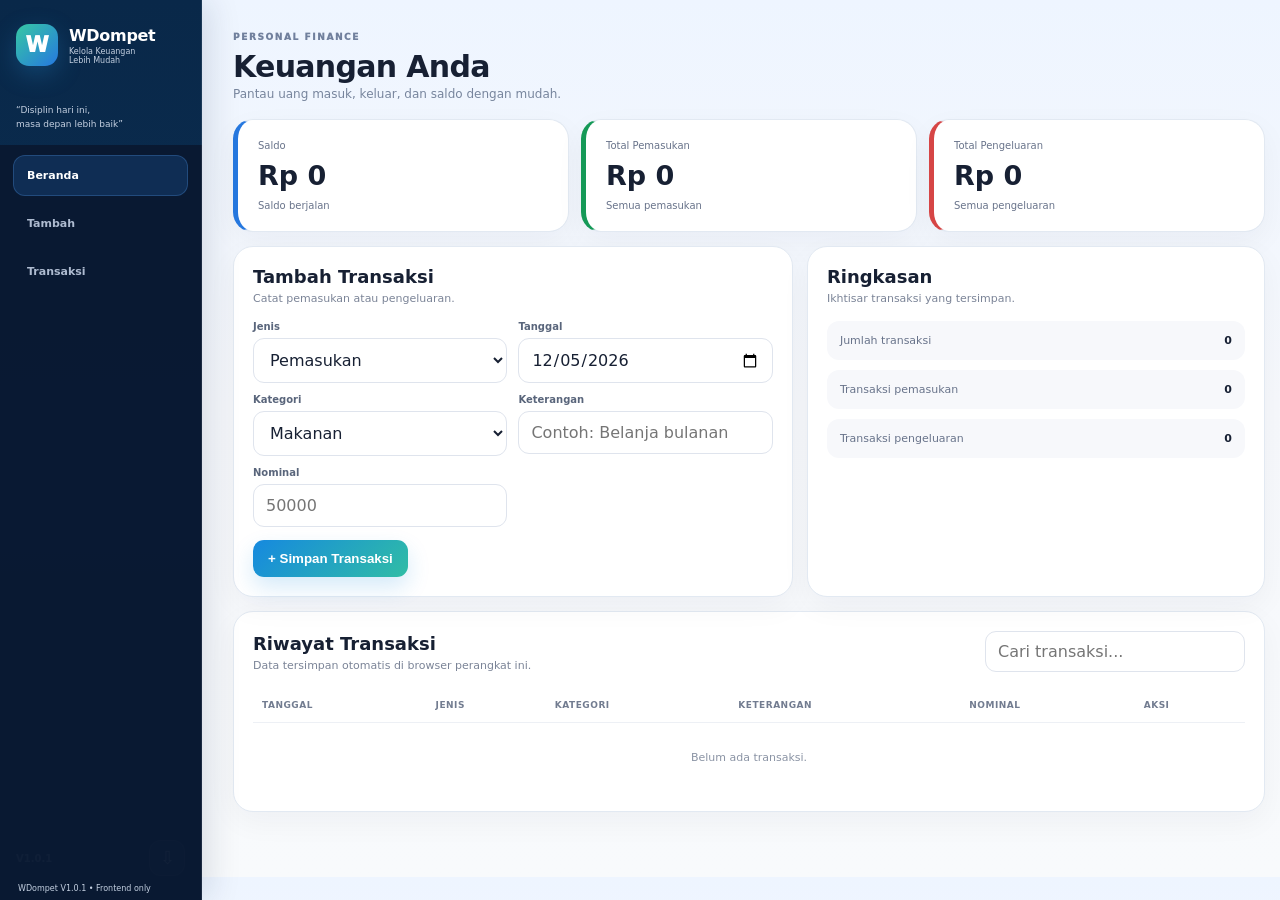
<file: index.html>
<!DOCTYPE html>
<html lang="id">
<head>
  <meta charset="UTF-8">
  <meta name="viewport" content="width=device-width, initial-scale=1.0">
  <meta name="theme-color" content="#0b2343">
  <meta name="description" content="WDompet V1.0.1 - aplikasi pencatatan keuangan pribadi berbasis browser.">
  <title>WDompet V1.0.1</title>
  <link rel="stylesheet" href="style.css?v=1.0.1">
</head>
<body>
  <header class="appbar" aria-label="Identitas aplikasi">
    <div class="brand">
      <div class="brandmark" aria-hidden="true">W</div>
      <div>
        <b>WDompet</b>
        <span>Kelola Keuangan<br>Lebih Mudah</span>
      </div>
    </div>

    <p class="sidebar-quote">“Disiplin hari ini,<br>masa depan lebih baik”</p>

    <div class="appbar-actions">
      <span class="version">V1.0.1</span>
      <button id="exportBtn" class="iconbtn" type="button" aria-label="Export transaksi ke CSV" title="Export CSV">⇩</button>
    </div>
  </header>

  <nav class="nav" aria-label="Navigasi utama">
    <a class="nav-item active" href="#home" aria-current="page">Beranda</a>
    <a class="nav-item" href="#transactionForm">Tambah</a>
    <a class="nav-item" href="#history">Transaksi</a>
  </nav>

  <main class="container" id="home">
    <section class="welcome" aria-labelledby="pageTitle">
      <span class="eyebrow">PERSONAL FINANCE</span>
      <h1 id="pageTitle">Keuangan Anda</h1>
      <p>Pantau uang masuk, keluar, dan saldo dengan mudah.</p>
    </section>

    <section class="cards" aria-label="Ringkasan saldo">
      <article class="card balance"><span>Saldo</span><strong id="balance">Rp0</strong><small>Saldo berjalan</small></article>
      <article class="card income"><span>Total Pemasukan</span><strong id="income">Rp0</strong><small>Semua pemasukan</small></article>
      <article class="card expense"><span>Total Pengeluaran</span><strong id="expense">Rp0</strong><small>Semua pengeluaran</small></article>
    </section>

    <section class="grid" aria-label="Pencatatan dan ringkasan transaksi">
      <div class="panel">
        <div class="panel-head"><div><h2 id="formTitle">Tambah Transaksi</h2><p id="formHelp">Catat pemasukan atau pengeluaran.</p></div></div>
        <form id="transactionForm" novalidate>
          <input type="hidden" id="editId" name="editId">
          <div class="field"><label for="type">Jenis</label><select id="type" name="type" required><option value="income">Pemasukan</option><option value="expense">Pengeluaran</option></select></div>
          <div class="field"><label for="date">Tanggal</label><input type="date" id="date" name="date" required></div>
          <div class="field"><label for="category">Kategori</label><select id="category" name="category" required><option value="Makanan">Makanan</option><option value="Transportasi">Transportasi</option><option value="Belanja">Belanja</option><option value="Tagihan">Tagihan</option><option value="Gaji">Gaji</option><option value="Usaha">Usaha</option><option value="Lainnya">Lainnya</option></select></div>
          <div class="field"><label for="note">Keterangan</label><input type="text" id="note" name="note" placeholder="Contoh: Belanja bulanan" maxlength="80" autocomplete="off"></div>
          <div class="field"><label for="amount">Nominal</label><input type="number" id="amount" name="amount" min="1" step="1" inputmode="numeric" placeholder="50000" required></div>
          <div class="form-actions"><button id="saveBtn" class="btn primary" type="submit">+ Simpan Transaksi</button><button id="cancelEdit" class="btn secondary" type="button" style="display:none">Batal Edit</button></div>
        </form>
      </div>

      <div class="panel">
        <div class="panel-head"><div><h2>Ringkasan</h2><p>Ikhtisar transaksi yang tersimpan.</p></div></div>
        <div class="summary"><div><span>Jumlah transaksi</span><strong id="count">0</strong></div><div><span>Transaksi pemasukan</span><strong id="incomeCount">0</strong></div><div><span>Transaksi pengeluaran</span><strong id="expenseCount">0</strong></div></div>
      </div>
    </section>

    <section class="panel" id="history" aria-labelledby="historyTitle">
      <div class="panel-head transactions-head"><div><h2 id="historyTitle">Riwayat Transaksi</h2><p>Data tersimpan otomatis di browser perangkat ini.</p></div><label for="search" class="sr-only">Cari transaksi</label><input id="search" class="search" type="search" placeholder="Cari transaksi..." autocomplete="off"></div>
      <div class="table-wrap"><table><caption class="sr-only">Daftar riwayat transaksi keuangan</caption><thead><tr><th scope="col">Tanggal</th><th scope="col">Jenis</th><th scope="col">Kategori</th><th scope="col">Keterangan</th><th scope="col">Nominal</th><th scope="col">Aksi</th></tr></thead><tbody id="transactionList"></tbody></table><div id="empty" class="empty">Belum ada transaksi.</div></div>
    </section>
  </main>

  <footer>WDompet V1.0.1 • Frontend only</footer>
  <script src="app.js?v=1.0.1"></script>
</body>
</html>
</file>
<file: style.css>
*{box-sizing:border-box}html{scroll-behavior:smooth}body{margin:0;font-family:Inter,system-ui,-apple-system,Segoe UI,sans-serif;background:linear-gradient(180deg,#eef5ff 0,#f6f8fc 46%,#f8fafc 100%);color:#172033;padding:0 0 40px 218px}.appbar{position:fixed;left:0;top:0;width:202px;height:100vh;z-index:20;background:linear-gradient(180deg,#092849 0%,#0b2e52 55%,#0b2343 100%);color:#fff;padding:24px 16px;display:flex;flex-direction:column;gap:28px;border-right:1px solid rgba(255,255,255,.08);box-shadow:8px 0 30px rgba(8,37,66,.12)}.brand{display:flex;align-items:center;gap:11px}.brandmark{width:42px;height:42px;border-radius:13px;display:grid;place-items:center;font-weight:950;font-size:21px;background:linear-gradient(135deg,#36c8a4,#2678df);box-shadow:0 8px 24px rgba(40,145,211,.28)}.brand b{display:block;font-size:16px;letter-spacing:-.3px}.brand span{display:block;font-size:8px;color:#c4d0e1;margin-top:2px}.sidebar-quote{font-size:9px;line-height:1.6;color:#c4d0e1}.appbar-actions{display:flex;align-items:center;justify-content:space-between;margin-top:auto}.version{font-size:10px;font-weight:900;color:#c4d0e1}.iconbtn{border:1px solid rgba(255,255,255,.22);background:rgba(255,255,255,.1);color:#fff;width:36px;height:36px;border-radius:12px;font-size:18px;cursor:pointer}.iconbtn:hover{background:rgba(255,255,255,.18)}.nav{position:fixed;left:0;top:145px;bottom:0;width:202px;z-index:25;padding:10px 13px;display:flex;flex-direction:column;gap:7px;background:rgba(10,25,50,.97);border-right:1px solid rgba(255,255,255,.08)}.nav-item{display:block;width:100%;padding:13px;border-radius:12px;border:1px solid transparent;color:#aebbd0;text-decoration:none;font-size:11px;font-weight:800;transition:.18s ease}.nav-item:hover,.nav-item.active{color:#fff;background:rgba(40,126,221,.2);border-color:rgba(82,155,232,.28)}.container{width:min(1180px,calc(100% - 30px));margin:25px auto}.welcome{margin-bottom:18px}.welcome h1{margin:5px 0 3px;font-size:30px;letter-spacing:-.7px}.welcome p{margin:0;color:#77859d;font-size:12px}.eyebrow{font-size:9px;letter-spacing:1.6px;font-weight:950;color:#71809d}.cards{display:grid;grid-template-columns:repeat(3,1fr);gap:12px}.card,.panel{background:#fff;border:1px solid #e2e9f2;border-radius:20px;box-shadow:0 10px 30px rgba(22,34,56,.045)}.card{padding:20px}.card span,.card small{display:block;color:#68738a;font-size:10px}.card strong{display:block;font-size:27px;margin:9px 0}.balance{border-left:5px solid #2678df}.income{border-left:5px solid #159957}.expense{border-left:5px solid #d64545}.grid{display:grid;grid-template-columns:1.1fr .9fr;gap:14px;margin:14px 0}.panel{padding:19px}.panel-head{display:flex;justify-content:space-between;gap:15px;align-items:center;margin-bottom:16px}.panel-head h2{margin:0;font-size:18px}.panel-head p{margin:5px 0 0;color:#7b8497;font-size:11px}.grid form{display:grid;grid-template-columns:1fr 1fr;gap:11px}.field{min-width:0;display:flex;flex-direction:column;gap:6px}.field label{font-size:10px;font-weight:800;color:#59657b}.grid input,.grid select{width:100%;border:1px solid #dfe4ed;border-radius:11px;padding:11px 12px;font:inherit;background:#fff;color:#172033;min-height:42px}.grid input:focus,.grid select:focus,.search:focus{outline:2px solid rgba(38,120,223,.18);outline-offset:1px;border-color:#7aaee9}.form-actions{grid-column:1/-1;display:flex;gap:8px;flex-wrap:wrap;padding-top:2px}.btn{border:0;border-radius:11px;padding:11px 15px;font-weight:850;cursor:pointer}.primary{background:linear-gradient(135deg,#1689df,#30bda5);color:#fff;box-shadow:0 10px 22px rgba(24,137,223,.18)}.secondary{background:#eef1ff;color:#3546bd}.summary{display:grid;gap:10px}.summary div{display:flex;justify-content:space-between;padding:13px;border-radius:12px;background:#f7f8fb;font-size:11px}.summary span{color:#68738a}.transactions-head{align-items:flex-end}.search{max-width:260px;width:100%;border:1px solid #dfe4ed;border-radius:11px;padding:10px 12px;font:inherit}.table-wrap{overflow:auto}table{width:100%;border-collapse:collapse;min-width:720px}th,td{text-align:left;padding:12px 9px;border-bottom:1px solid #edf0f5;font-size:11px;white-space:nowrap}th{color:#727c90;font-size:9px;text-transform:uppercase;letter-spacing:.5px}.badge{display:inline-block;padding:5px 8px;border-radius:999px;font-weight:800;font-size:9px}.badge.income{background:#e7f7ef;color:#16834b}.badge.expense{background:#fdecec;color:#bd3d3d}.amount-income{color:#16834b;font-weight:800}.amount-expense{color:#bd3d3d;font-weight:800}.actions{white-space:nowrap}.actions button{border:0;background:transparent;padding:6px 7px;border-radius:8px;cursor:pointer;font-size:10px;font-weight:800}.actions button:hover{background:#f1f5fa}.edit{color:#167eb1}.delete{color:#bd3d3d;background:#fff0f0!important}.empty{text-align:center;padding:28px;color:#8a93a4;font-size:11px}footer{position:fixed;left:18px;bottom:7px;color:#c4d0e1;font-size:8px;z-index:30}.sr-only{position:absolute;width:1px;height:1px;padding:0;margin:-1px;overflow:hidden;clip:rect(0,0,0,0);white-space:nowrap;border:0}@media(max-width:800px){body{padding-left:202px}.appbar{width:186px;padding:20px 13px}.nav{width:186px;padding:10px 11px}.container{width:calc(100% - 20px);margin:18px 10px}.cards,.grid{grid-template-columns:1fr}.grid form{grid-template-columns:1fr}.form-actions{grid-column:auto}.transactions-head{align-items:stretch;flex-direction:column}.search{max-width:none}footer{left:13px;width:160px}.brand b{font-size:15px}}@media(max-width:520px){body{padding-left:178px}.appbar,.nav{width:164px}.appbar{padding:18px 10px}.nav{padding:9px 8px}.nav-item{padding:12px 9px;font-size:10px}.brand{gap:8px}.brandmark{width:38px;height:38px}.brand b{font-size:13px}.brand span{font-size:7px}.sidebar-quote{font-size:8px}.container{width:calc(100% - 16px);margin:16px 8px}.card,.panel{padding:15px;border-radius:17px}.welcome h1{font-size:25px}th,td{font-size:9px;padding:10px 7px}table{min-width:680px}.actions button{font-size:9px}.form-actions{display:flex}.field{gap:5px}.grid input,.grid select{min-height:40px;padding:10px}.btn{width:100%}}
</file>
